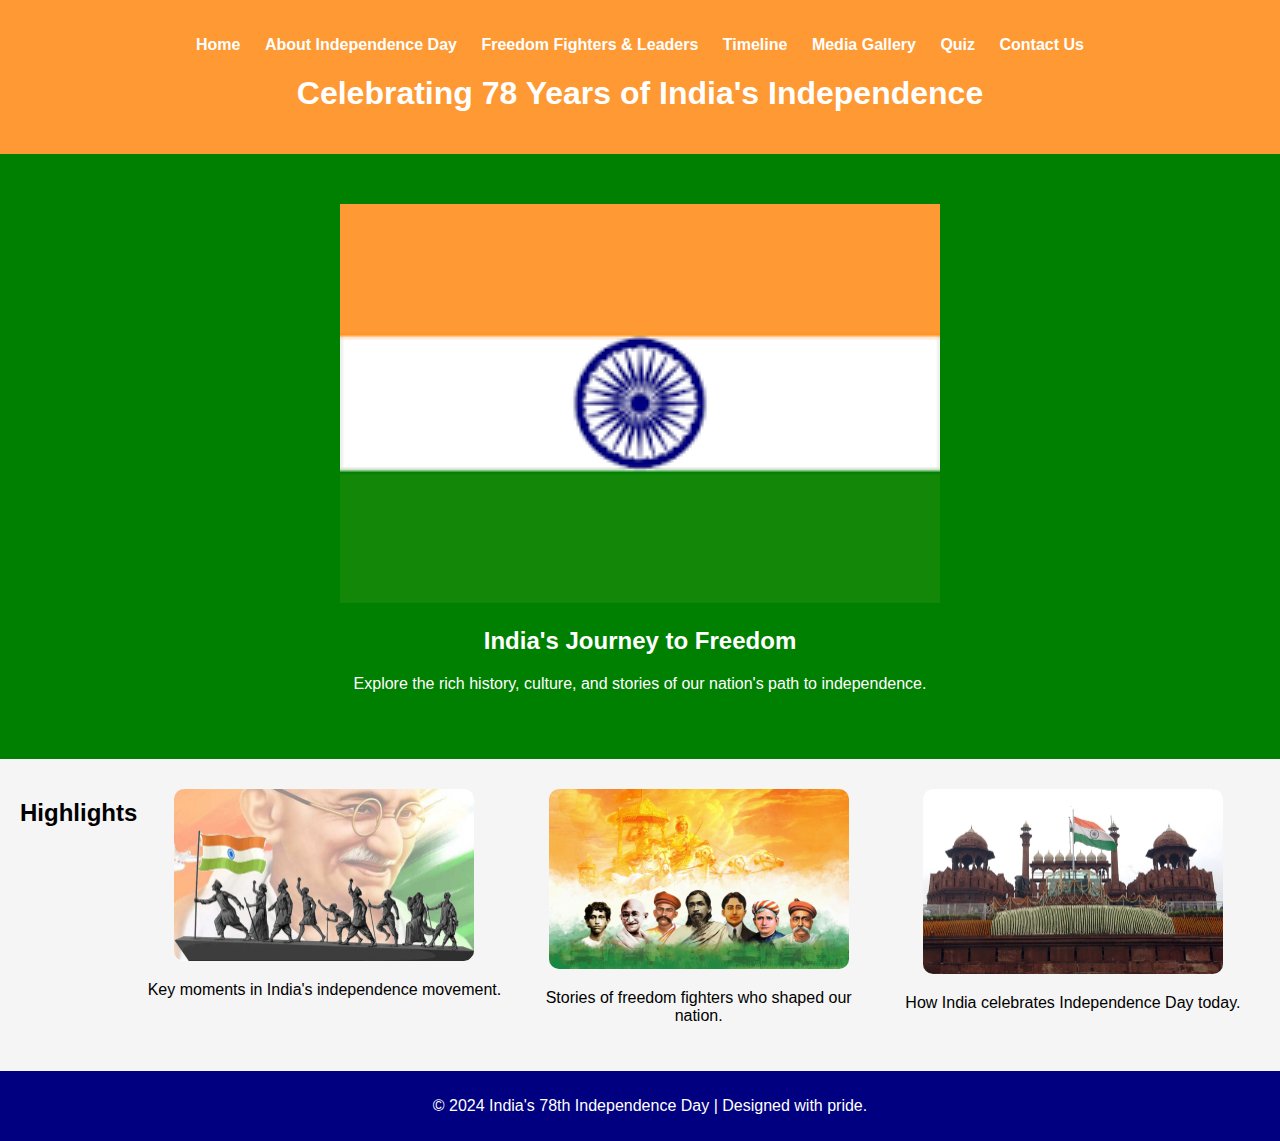
<file: index.html>
<!DOCTYPE html>
<html lang="en">
<head>
    <meta charset="UTF-8">
    <meta name="viewport" content="width=device-width, initial-scale=1.0">
    <title>India's 78th Independence Day</title>
    <link rel="stylesheet" href="styles.css">
</head>
<body>
    <header>
        <nav>
            <ul>
                <li><a href="index.html">Home</a></li>
                <li><a href="about.html">About Independence Day</a></li>
                
                <li><a href="leaders.html">Freedom Fighters & Leaders</a></li>
                <li><a href="timeline.html">Timeline</a></li>
                <li><a href="gallery.html">Media Gallery</a></li>
                <li><a href="quiz.html">Quiz</a></li>
                
                <li><a href="contact.html">Contact Us</a></li>
            </ul>
        </nav>
        <h1>Celebrating 78 Years of India's Independence</h1>
    </header>

    <section id="hero">
        <img src="flag.png" alt="Indian Flag">
        <h2>India's Journey to Freedom</h2>
        <p>Explore the rich history, culture, and stories of our nation's path to independence.</p>
    </section>

    <section id="highlights">
        <h2>Highlights</h2>
        <div class="highlight">
            <img src="key.jpg" alt="Highlight 1">
            <p>Key moments in India's independence movement.</p>
        </div>
        <div class="highlight">
            <img src="freedom.jpg" alt="Highlight 2">
            <p>Stories of freedom fighters who shaped our nation.</p>
        </div>
        <div class="highlight">
            <img src="3.jpg" alt="Highlight 3">
            <p>How India celebrates Independence Day today.</p>
        </div>
    </section>

    <footer>
        <p>&copy; 2024 India's 78th Independence Day | Designed with pride.</p>
    </footer>
</body>
</html>
</file>
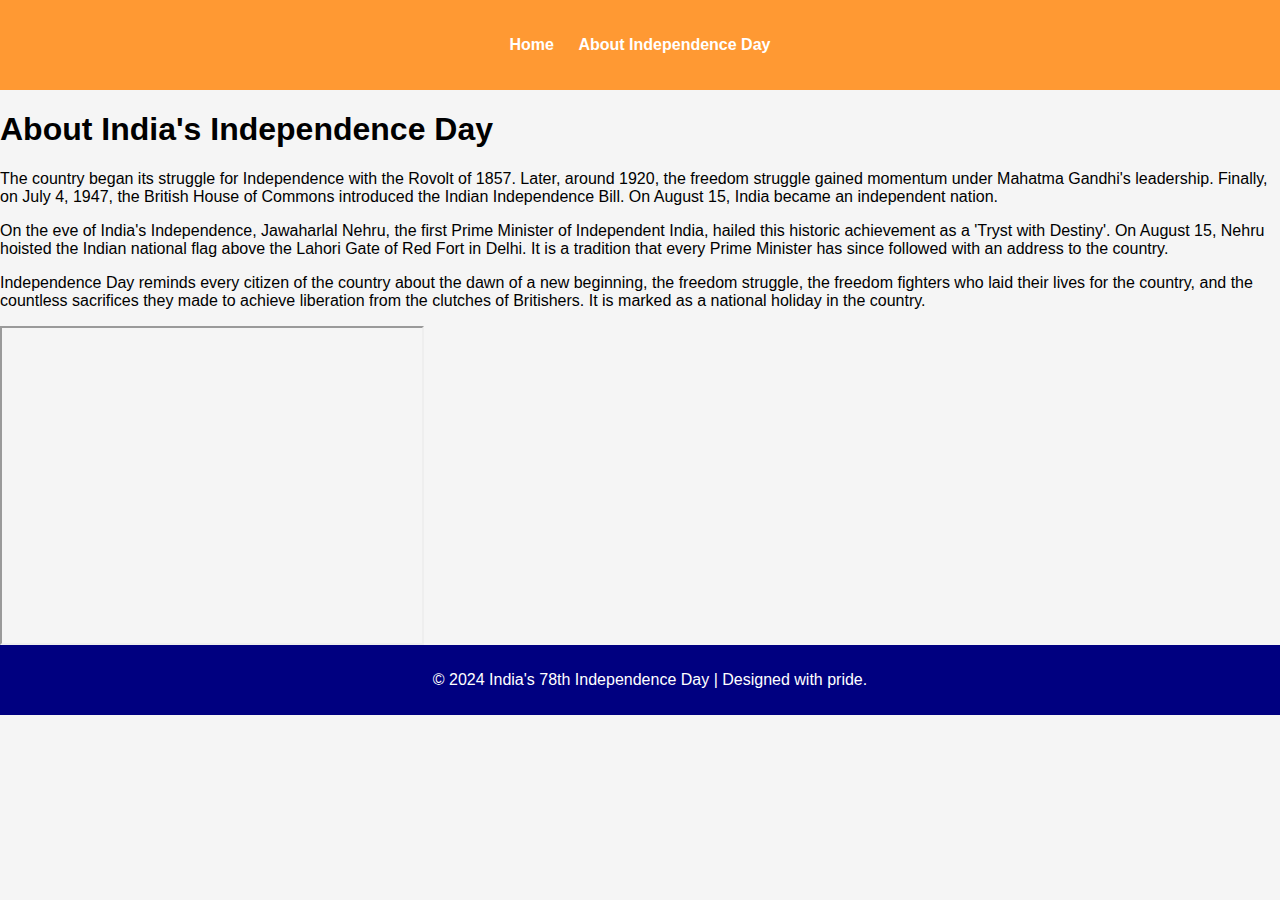
<file: about.html>
<!DOCTYPE html>
<html lang="en">
<head>
    <meta charset="UTF-8">
    <meta name="viewport" content="width=device-width, initial-scale=1.0">
    <title>About Independence Day</title>
    <link rel="stylesheet" href="styles.css">
</head>
<body>
    <header>
        <nav>
            <ul>
                <li><a href="index.html">Home</a></li>
                <li><a href="about.html">About Independence Day</a></li>
              
            </ul>
        </nav>
    </header>

    <section>
        <h1>About India's Independence Day</h1>
        <p>The country began its struggle for Independence with the Rovolt of 1857. Later, around 1920, the freedom struggle gained momentum under Mahatma Gandhi's leadership. Finally, on July 4, 1947, the British House of Commons introduced the Indian Independence Bill. On August 15, India became an independent nation.</p>
        <p>On the eve of India's Independence, Jawaharlal Nehru, the first Prime Minister of Independent India, hailed this historic achievement as a 'Tryst with Destiny'. On August 15, Nehru hoisted the Indian national flag above the Lahori Gate of Red Fort in Delhi. It is a tradition that every Prime Minister has since followed with an address to the country.</p>
        <p>Independence Day reminds every citizen of the country about the dawn of a new beginning, the freedom struggle, the freedom fighters who laid their lives for the country, and the countless sacrifices they made to achieve liberation from the clutches of Britishers. It is marked as a national holiday in the country.</p>
        <!-- Add more historical content here -->
        <iframe align="middle" width="420" height="315"
        src="https://www.youtube-nocookie.com/embed/AHCGkBx1mLA?si=V444YauFsRFHCz1q?controls=0">
        </iframe>
    </section>

    <footer>
        <p>&copy; 2024 India's 78th Independence Day | Designed with pride.</p>
    </footer>
</body>
</html>
</file>
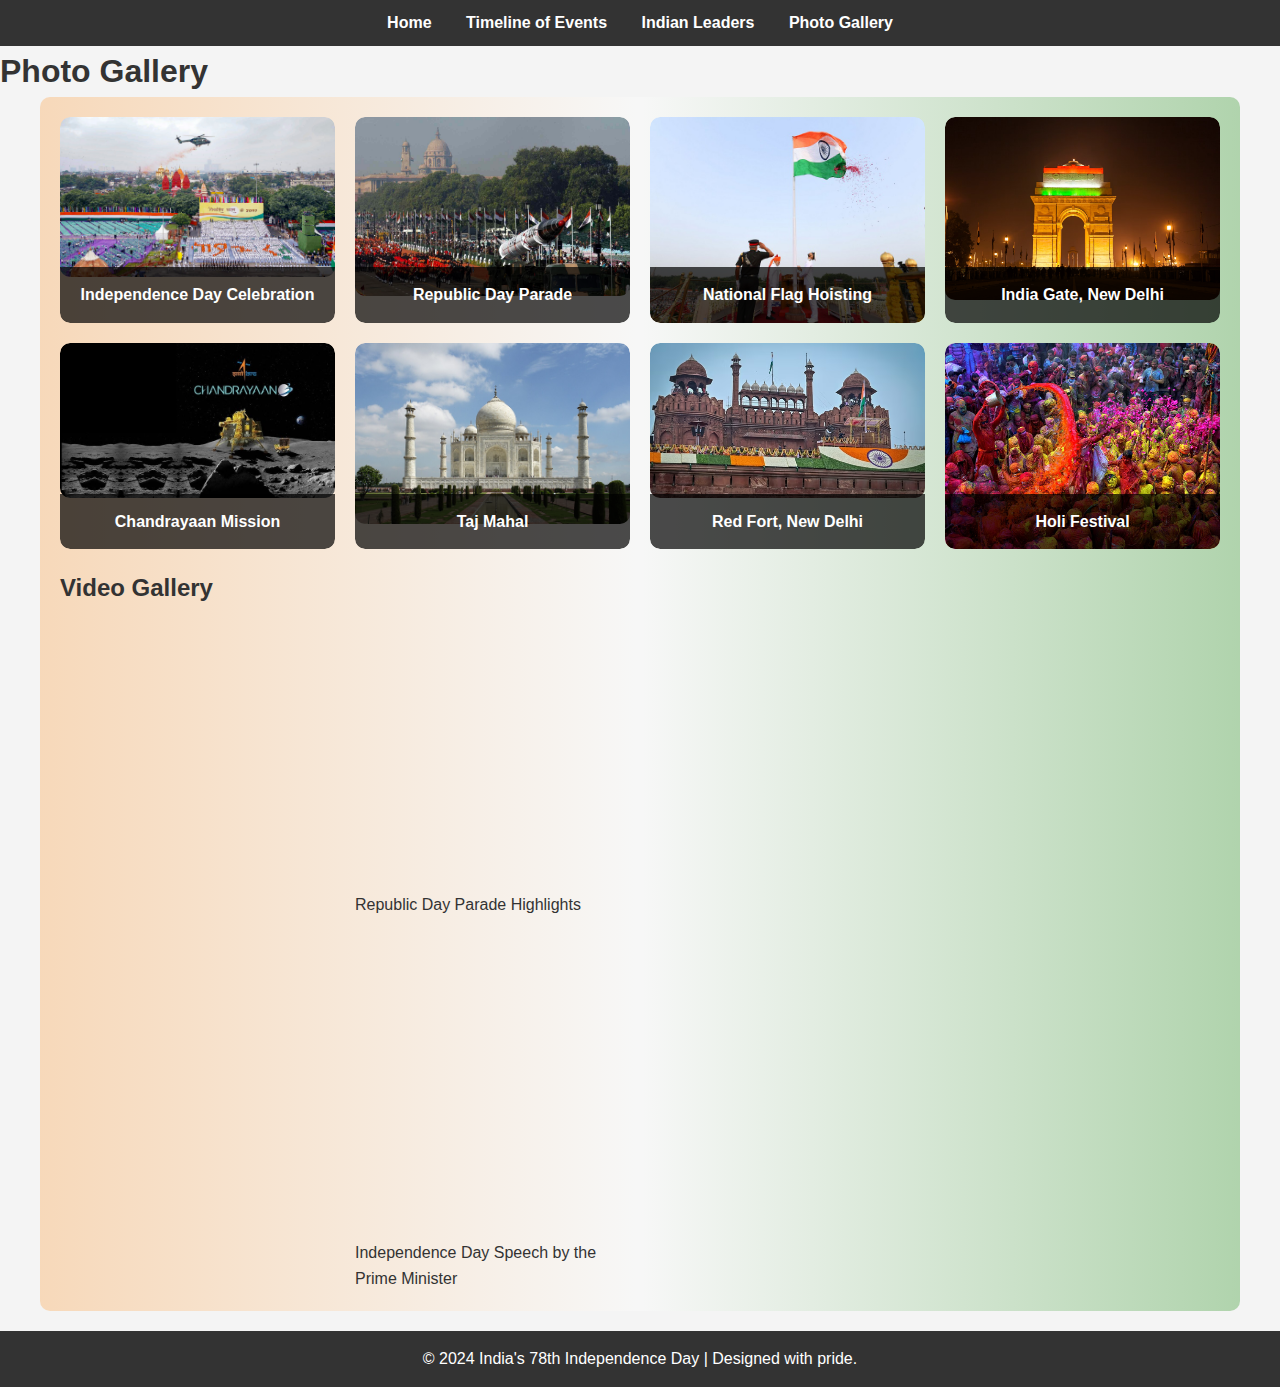
<file: gallery.html>
<!DOCTYPE html>
<html lang="en">
<head>
    <meta charset="UTF-8">
    <meta name="viewport" content="width=device-width, initial-scale=1.0">
    <title>Photo Gallery</title>
    <link rel="stylesheet" href="gallery.css">
</head>
<body>
    <header>
        <nav>
            <ul>
                <li><a href="index.html">Home</a></li>
                <li><a href="timeline.html">Timeline of Events</a></li>
                <li><a href="leaders.html">Indian Leaders</a></li>
                <li><a href="gallery.html">Photo Gallery</a></li>
                <!-- Other links -->
            </ul>
        </nav>
    </header>

    <section>
        <h1>Photo Gallery</h1>
        <div class="gallery">
            <div class="gallery-item">
                <img src="india.jpg" alt="Independence Day Celebration">
                <p>Independence Day Celebration</p>
            </div>
            <div class="gallery-item">
                <img src="republicday.jpg" alt="Republic Day Parade">
                <p>Republic Day Parade</p>
            </div>
            <div class="gallery-item">
                <img src="pm hoisting flag.jpg" alt="National Flag">
                <p>National Flag Hoisting</p>
            </div>
            <div class="gallery-item">
                <img src="india-gate.jpg" alt="India Gate">
                <p>India Gate, New Delhi</p>
            </div>
            <div class="gallery-item">
                <img src="moon.jpg" alt="Chandrayaan Mission">
                <p>Chandrayaan Mission</p>
            </div>
            <div class="gallery-item">
                <img src="tajmahal.jpeg" alt="Taj Mahal">
                <p>Taj Mahal</p>
            </div>
            <!-- Additional Images -->
            <div class="gallery-item">
                <img src="redfort.jpg" alt="Red Fort">
                <p>Red Fort, New Delhi</p>
            </div>
            <div class="gallery-item">
                <img src="holi.jpg" alt="Holi Festival">
                <p>Holi Festival</p>
            </div>
            
               
        <!-- Video Section -->
        <h2>Video Gallery</h2>
        <div class="video-gallery">
            <div class="video-item">
                <iframe width="560" height="315" src="https://www.youtube.com/embed/jPYvsngFGIE?si=O5rQmthoeUQOeH9B" frameborder="0" allowfullscreen></iframe>
                <p>Republic Day Parade Highlights</p>
            </div>
            <div class="video-item">
                <iframe width="560" height="315" src="https://www.youtube.com/embed/FC-vXFYBqa4?si=cFSZo_uQ-7X1WeKb" frameborder="0" allowfullscreen></iframe>
                <p>Independence Day Speech by the Prime Minister</p>
            </div>
        </div>
    </section>


    <footer>
        <p>&copy; 2024 India's 78th Independence Day | Designed with pride.</p>
    </footer>
</body>
</html>
</file>
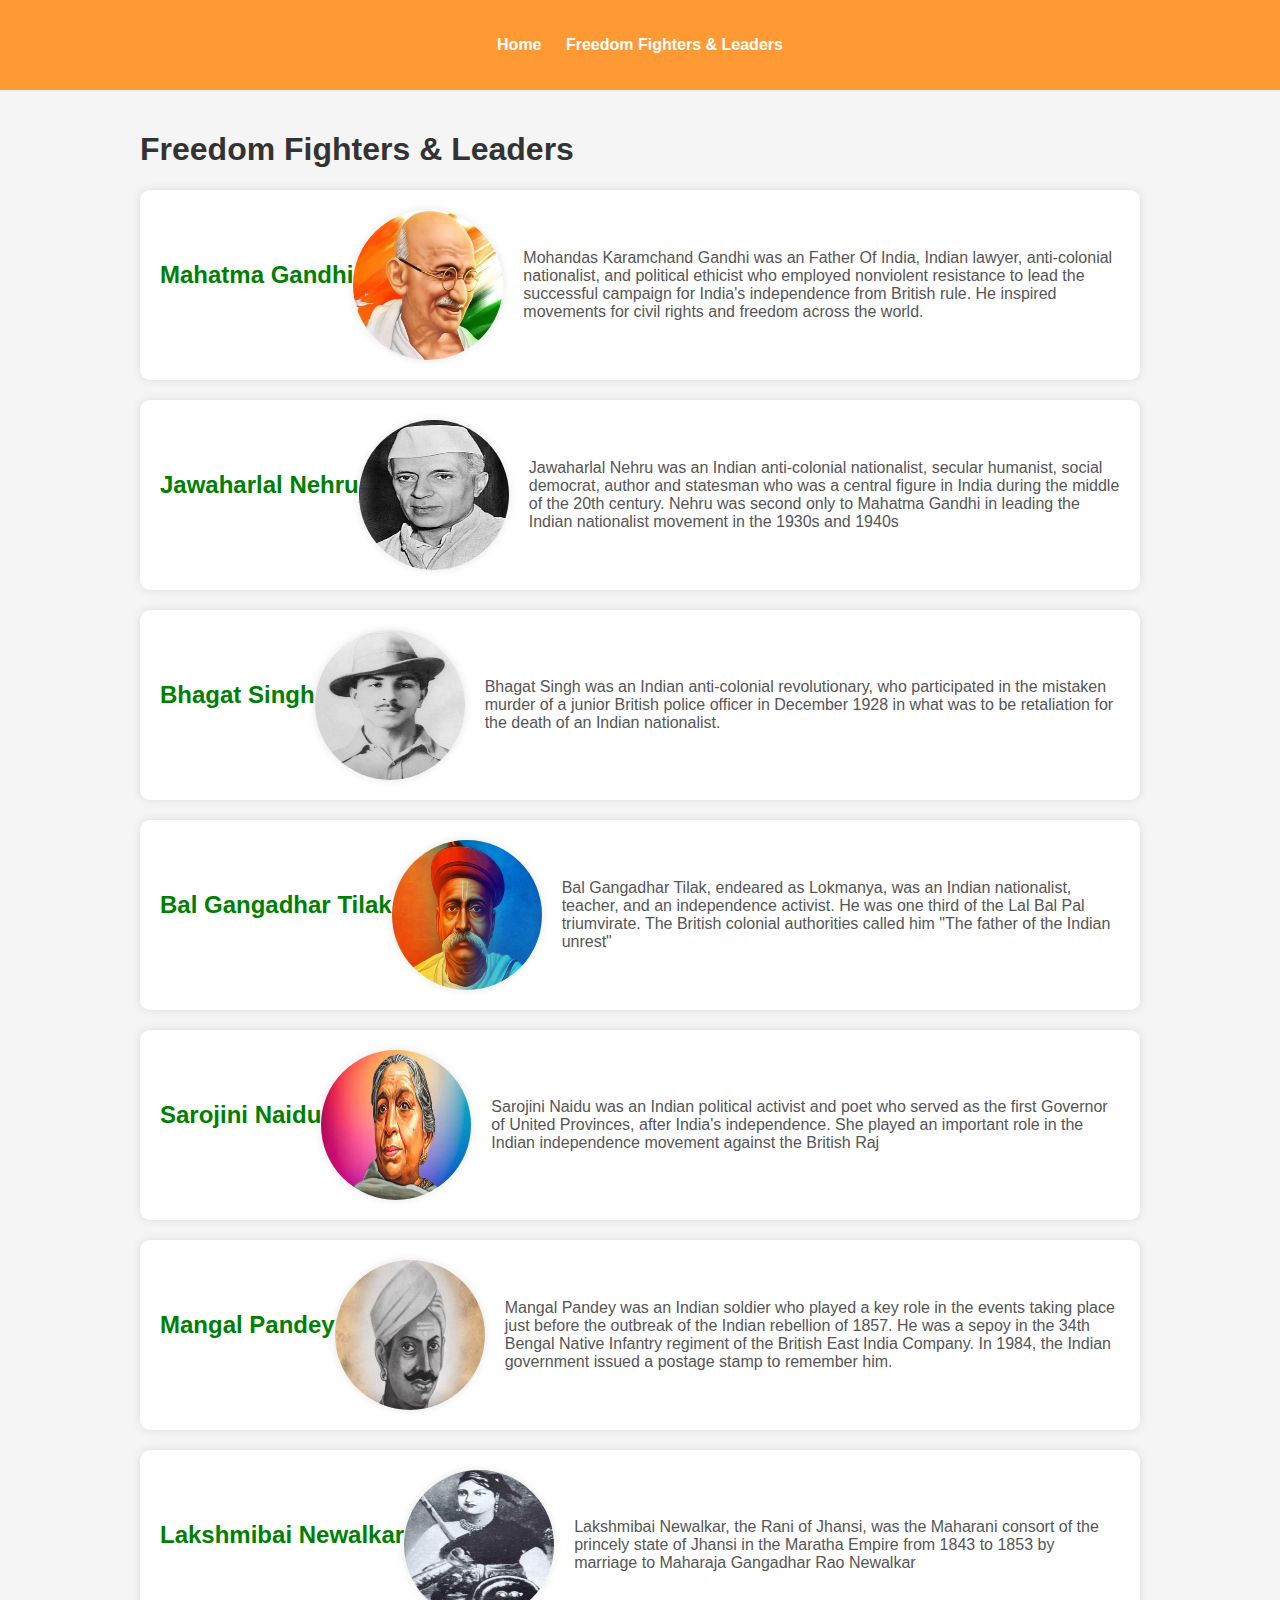
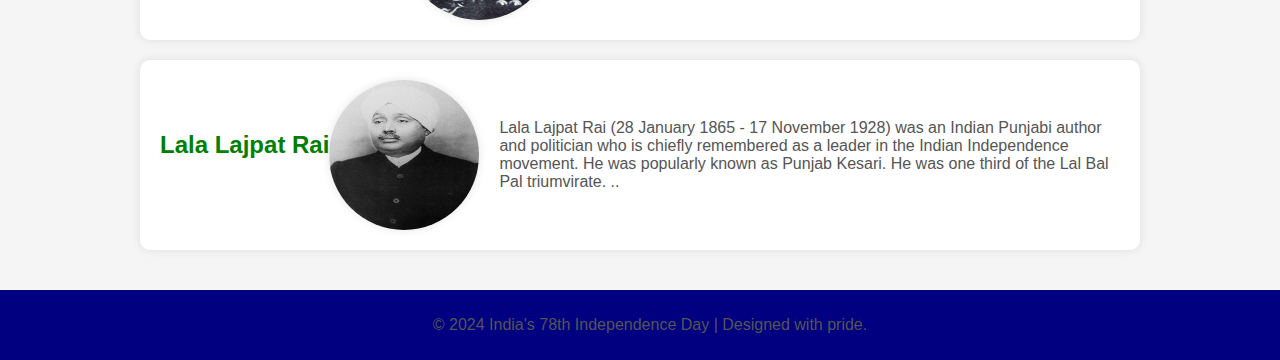
<file: leaders.html>
<!DOCTYPE html>
<html lang="en">
<head>
    <meta charset="UTF-8">
    <meta name="viewport" content="width=device-width, initial-scale=1.0">
    <title>Freedom Fighters & Leaders</title>
    <link rel="stylesheet" href="leader.css">
</head>
<body>
    <header>
        <nav>
            <ul>
                <li><a href="index.html">Home</a></li>
                <li><a href="leaders.html">Freedom Fighters & Leaders</a></li>
               
            </ul>
        </nav>
    </header>

    <section>
        <h1>Freedom Fighters & Leaders</h1>
        <div class="leader">
            <h2>Mahatma Gandhi</h2>
            <img src="gandhi.jpg" alt="Mahatma Gandhi">
            <p>Mohandas Karamchand Gandhi was an Father Of India, Indian lawyer, anti-colonial nationalist, and political ethicist who employed nonviolent resistance to lead the successful campaign for India's independence from British rule. He inspired movements for civil rights and freedom across the world.</p>
        </div>
        <div class="leader">
            <h2>Jawaharlal Nehru</h2>
            <img src="nehru.jpg" alt="Jawaharlal Nehru">
            <p>Jawaharlal Nehru was an Indian anti-colonial nationalist, secular humanist, social democrat, author and statesman who was a central figure in India during the middle of the 20th century. Nehru was second only to Mahatma Gandhi in leading the Indian nationalist movement in the 1930s and 1940s</p>
        </div>
        <div class="leader">
            <h2>Bhagat Singh</h2>
            <img src="bhagat.jpg" alt="Bhagat Singh">
            <p>Bhagat Singh was an Indian anti-colonial revolutionary, who participated in the mistaken murder of a junior British police officer in December 1928 in what was to be retaliation for the death of an Indian nationalist.</p>
        </div>
        <div class="leader">
            <h2>Bal Gangadhar Tilak</h2>
            <img src="bal.jpg" alt="Jawaharlal Nehru">
            <p>Bal Gangadhar Tilak, endeared as Lokmanya, was an Indian nationalist, teacher, and an independence activist. He was one third of the Lal Bal Pal triumvirate. The British colonial authorities called him "The father of the Indian unrest"</p>
        </div>
        <div class="leader">
            <h2>Sarojini Naidu</h2>
            <img src="sarojini.jpg" alt="Sarojini Naidu">
            <p>Sarojini Naidu was an Indian political activist and poet who served as the first Governor of United Provinces, after India's independence. She played an important role in the Indian independence movement against the British Raj</p>
        </div>
        <div class="leader">
            <h2>Mangal Pandey</h2>
            <img src="Pandey.jpg" alt="Mangal Pandey">
            <p>Mangal Pandey was an Indian soldier who played a key role in the events taking place just before the outbreak of the Indian rebellion of 1857. He was a sepoy in the 34th Bengal Native Infantry regiment of the British East India Company. In 1984, the Indian government issued a postage stamp to remember him.</p>
        </div>
        <div class="leader">
            <h2>Lakshmibai Newalkar</h2>
            <img src="jhansi.jpg" alt="Lakshmibai Newalkar">
            <p>Lakshmibai Newalkar, the Rani of Jhansi, was the Maharani consort of the princely state of Jhansi in the Maratha Empire from 1843 to 1853 by marriage to Maharaja Gangadhar Rao Newalkar</p>
        </div>
        <div class="leader">
            <h2>Lala Lajpat Rai</h2>
            <img src="lala.jpg" alt="Lala Lajpat Rai">
            <p>Lala Lajpat Rai (28 January 1865 - 17 November 1928) was an Indian Punjabi author and politician who is chiefly remembered as a leader in the Indian Independence movement. He was popularly known as Punjab Kesari. He was one third of the Lal Bal Pal triumvirate. ..</p>
        </div>
        
    </section>

    <footer>
        <p>&copy; 2024 India's 78th Independence Day | Designed with pride.</p>
    </footer>
</body>
</html>
</file>
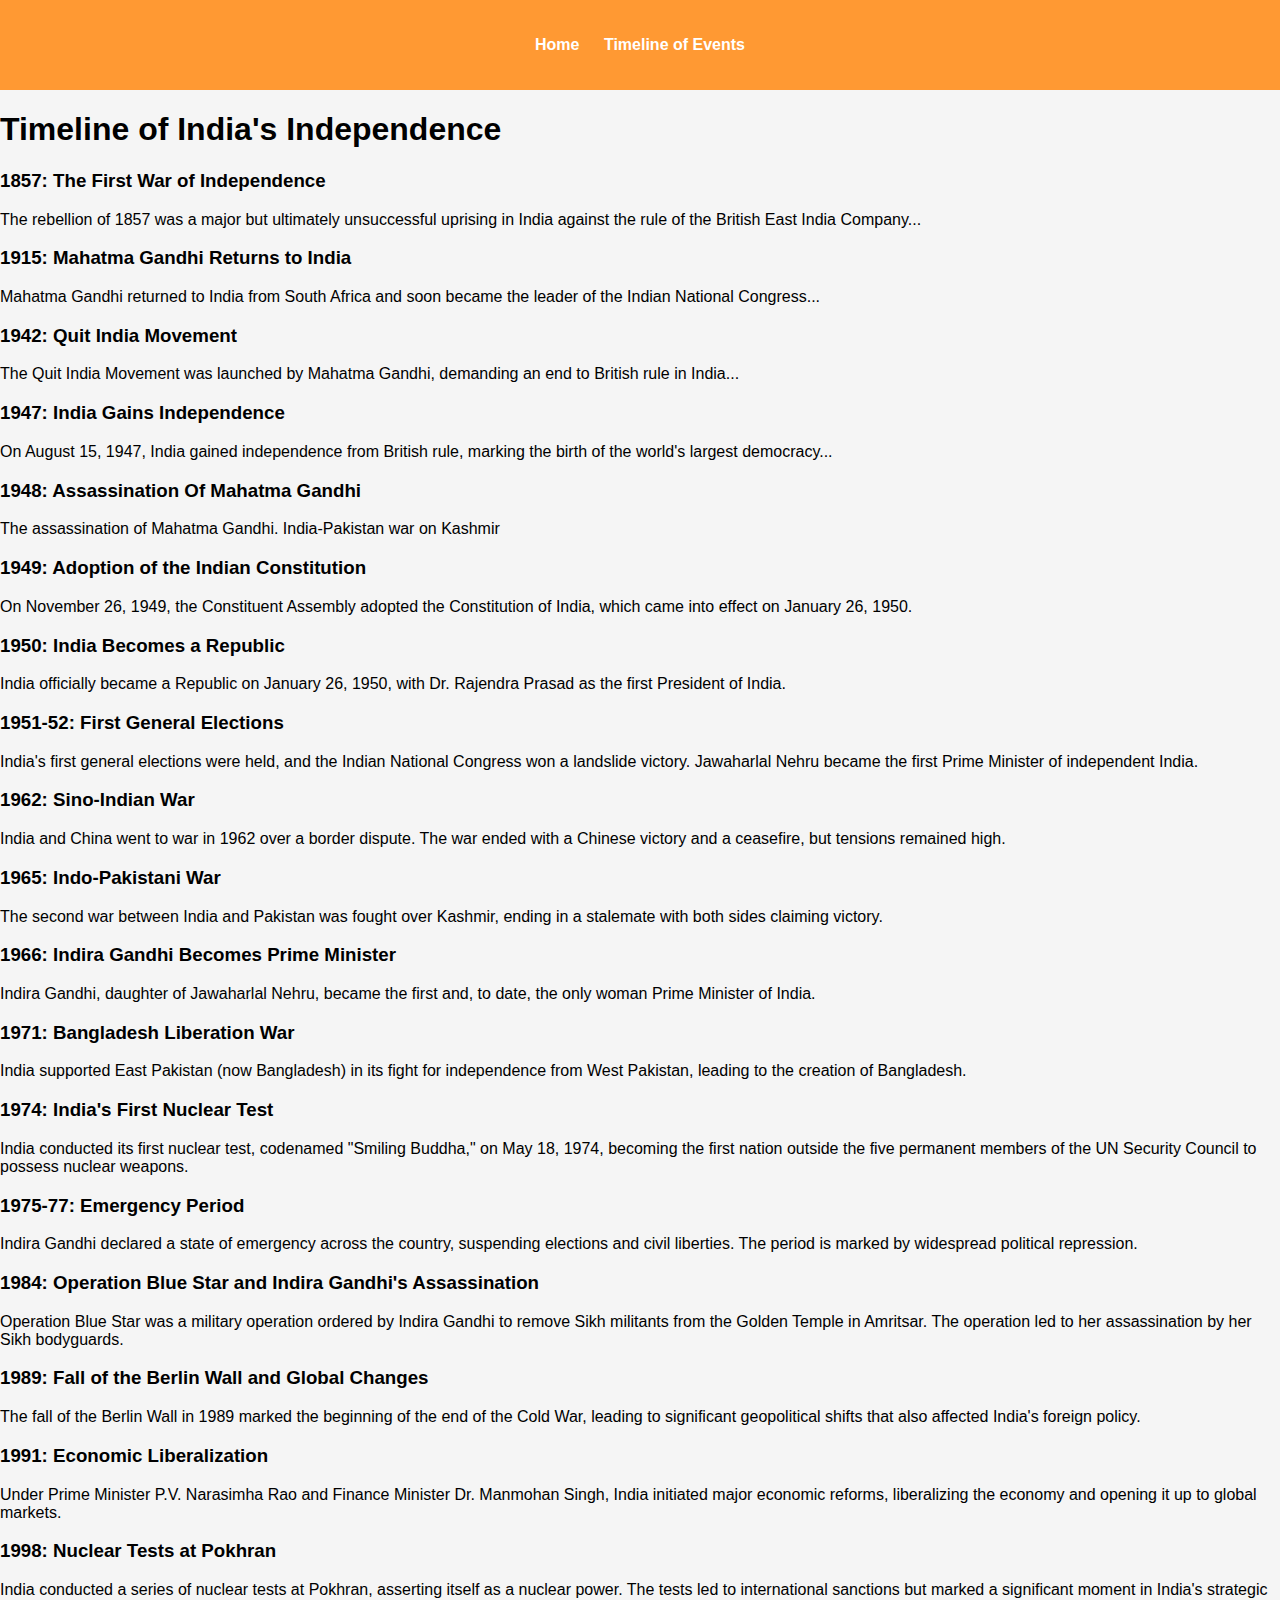
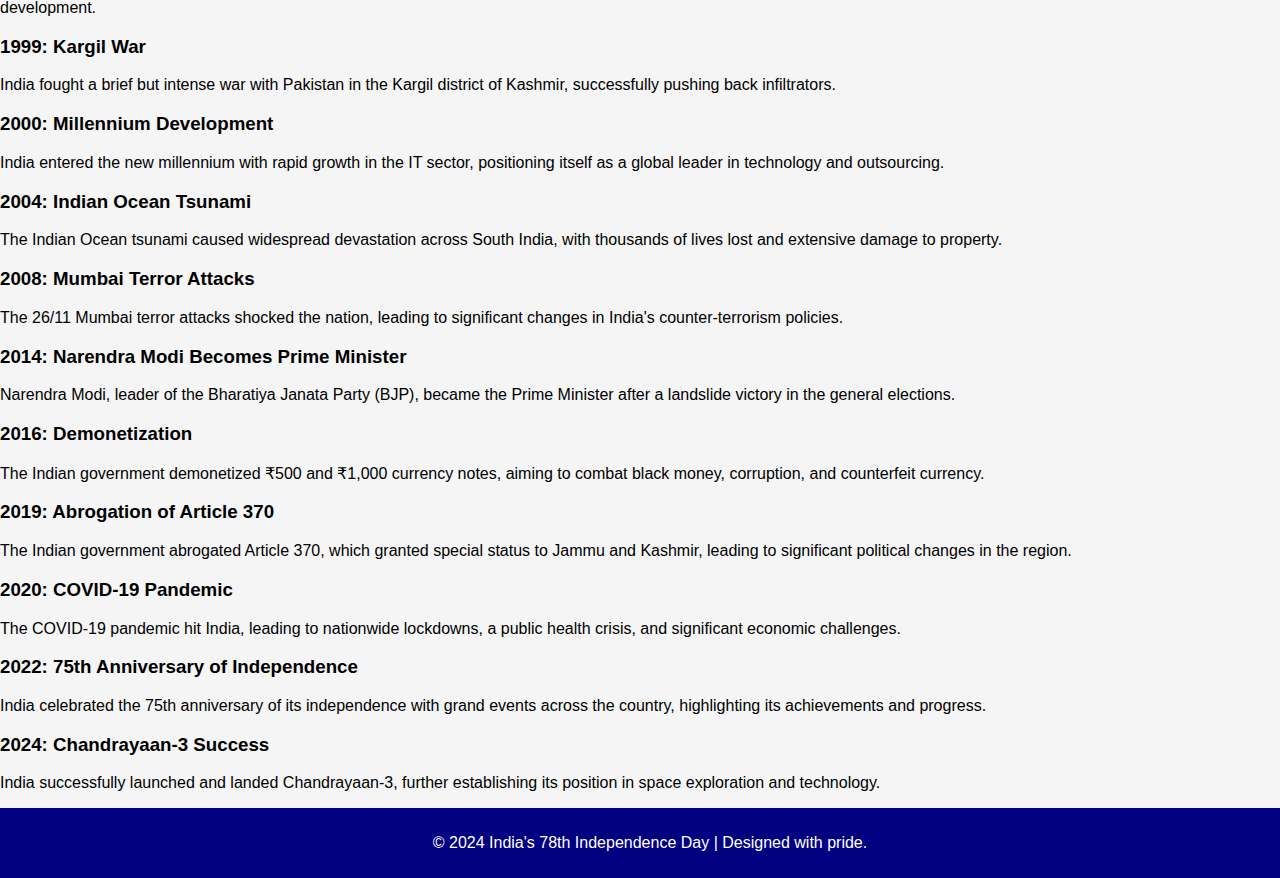
<file: timeline.html>
<!DOCTYPE html>
<html lang="en">
<head>
    <meta charset="UTF-8">
    <meta name="viewport" content="width=device-width, initial-scale=1.0">
    <title>Timeline of India's Independence</title>
    <link rel="stylesheet" href="styles.css">
</head>
<body>
    <header>
        <nav>
            <ul>
                <li><a href="index.html">Home</a></li>
                <li><a href="timeline.html">Timeline of Events</a></li>
                <!-- Other links -->
            </ul>
        </nav>
    </header>

    <section>
        <h1>Timeline of India's Independence</h1>
        <div class="timeline">
            <div class="event">
                <h3>1857: The First War of Independence</h3>
                <p>The rebellion of 1857 was a major but ultimately unsuccessful uprising in India against the rule of the British East India Company...</p>
            </div>
            <div class="event">
                <h3>1915: Mahatma Gandhi Returns to India</h3>
                <p>Mahatma Gandhi returned to India from South Africa and soon became the leader of the Indian National Congress...</p>
            </div>
            <div class="event">
                <h3>1942: Quit India Movement</h3>
                <p>The Quit India Movement was launched by Mahatma Gandhi, demanding an end to British rule in India...</p>
            </div>
            <div class="event">
                <h3>1947: India Gains Independence</h3>
                <p>On August 15, 1947, India gained independence from British rule, marking the birth of the world's largest democracy...</p>
            </div>
            <!--Starting editing -->
            <div class="event">
                <h3>1948: Assassination Of Mahatma Gandhi</h3>
                <p>The assassination of Mahatma Gandhi.
                    India-Pakistan war on Kashmir</p>
            </div>
            <div class="event">
                <h3>1949: Adoption of the Indian Constitution</h3>
                <p>On November 26, 1949, the Constituent Assembly adopted the Constitution of India, which came into effect on January 26, 1950.</p>
            </div>

            <!-- 1950s -->
            <div class="event">
                <h3>1950: India Becomes a Republic</h3>
                <p>India officially became a Republic on January 26, 1950, with Dr. Rajendra Prasad as the first President of India.</p>
            </div>
            <div class="event">
                <h3>1951-52: First General Elections</h3>
                <p>India's first general elections were held, and the Indian National Congress won a landslide victory. Jawaharlal Nehru became the first Prime Minister of independent India.</p>
            </div>

            <!-- 1960s -->
            <div class="event">
                <h3>1962: Sino-Indian War</h3>
                <p>India and China went to war in 1962 over a border dispute. The war ended with a Chinese victory and a ceasefire, but tensions remained high.</p>
            </div>
            <div class="event">
                <h3>1965: Indo-Pakistani War</h3>
                <p>The second war between India and Pakistan was fought over Kashmir, ending in a stalemate with both sides claiming victory.</p>
            </div>
            <div class="event">
                <h3>1966: Indira Gandhi Becomes Prime Minister</h3>
                <p>Indira Gandhi, daughter of Jawaharlal Nehru, became the first and, to date, the only woman Prime Minister of India.</p>
            </div>

            <!-- 1970s -->
            <div class="event">
                <h3>1971: Bangladesh Liberation War</h3>
                <p>India supported East Pakistan (now Bangladesh) in its fight for independence from West Pakistan, leading to the creation of Bangladesh.</p>
            </div>
            <div class="event">
                <h3>1974: India's First Nuclear Test</h3>
                <p>India conducted its first nuclear test, codenamed "Smiling Buddha," on May 18, 1974, becoming the first nation outside the five permanent members of the UN Security Council to possess nuclear weapons.</p>
            </div>
            <div class="event">
                <h3>1975-77: Emergency Period</h3>
                <p>Indira Gandhi declared a state of emergency across the country, suspending elections and civil liberties. The period is marked by widespread political repression.</p>
            </div>

            <!-- 1980s -->
            <div class="event">
                <h3>1984: Operation Blue Star and Indira Gandhi's Assassination</h3>
                <p>Operation Blue Star was a military operation ordered by Indira Gandhi to remove Sikh militants from the Golden Temple in Amritsar. The operation led to her assassination by her Sikh bodyguards.</p>
            </div>
            <div class="event">
                <h3>1989: Fall of the Berlin Wall and Global Changes</h3>
                <p>The fall of the Berlin Wall in 1989 marked the beginning of the end of the Cold War, leading to significant geopolitical shifts that also affected India's foreign policy.</p>
            </div>

            <!-- 1990s -->
            <div class="event">
                <h3>1991: Economic Liberalization</h3>
                <p>Under Prime Minister P.V. Narasimha Rao and Finance Minister Dr. Manmohan Singh, India initiated major economic reforms, liberalizing the economy and opening it up to global markets.</p>
            </div>
            <div class="event">
                <h3>1998: Nuclear Tests at Pokhran</h3>
                <p>India conducted a series of nuclear tests at Pokhran, asserting itself as a nuclear power. The tests led to international sanctions but marked a significant moment in India's strategic development.</p>
            </div>
            <div class="event">
                <h3>1999: Kargil War</h3>
                <p>India fought a brief but intense war with Pakistan in the Kargil district of Kashmir, successfully pushing back infiltrators.</p>
            </div>

            <!-- 2000s -->
            <div class="event">
                <h3>2000: Millennium Development</h3>
                <p>India entered the new millennium with rapid growth in the IT sector, positioning itself as a global leader in technology and outsourcing.</p>
            </div>
            <div class="event">
                <h3>2004: Indian Ocean Tsunami</h3>
                <p>The Indian Ocean tsunami caused widespread devastation across South India, with thousands of lives lost and extensive damage to property.</p>
            </div>
            <div class="event">
                <h3>2008: Mumbai Terror Attacks</h3>
                <p>The 26/11 Mumbai terror attacks shocked the nation, leading to significant changes in India's counter-terrorism policies.</p>
            </div>

            <!-- 2010s -->
            <div class="event">
                <h3>2014: Narendra Modi Becomes Prime Minister</h3>
                <p>Narendra Modi, leader of the Bharatiya Janata Party (BJP), became the Prime Minister after a landslide victory in the general elections.</p>
            </div>
            <div class="event">
                <h3>2016: Demonetization</h3>
                <p>The Indian government demonetized ₹500 and ₹1,000 currency notes, aiming to combat black money, corruption, and counterfeit currency.</p>
            </div>
            <div class="event">
                <h3>2019: Abrogation of Article 370</h3>
                <p>The Indian government abrogated Article 370, which granted special status to Jammu and Kashmir, leading to significant political changes in the region.</p>
            </div>

            <!-- 2020s -->
            <div class="event">
                <h3>2020: COVID-19 Pandemic</h3>
                <p>The COVID-19 pandemic hit India, leading to nationwide lockdowns, a public health crisis, and significant economic challenges.</p>
            </div>
            <div class="event">
                <h3>2022: 75th Anniversary of Independence</h3>
                <p>India celebrated the 75th anniversary of its independence with grand events across the country, highlighting its achievements and progress.</p>
            </div>
            <div class="event">
                <h3>2024: Chandrayaan-3 Success</h3>
                <p>India successfully launched and landed Chandrayaan-3, further establishing its position in space exploration and technology.</p>
            </div>
        </div>
    </section>

    <footer>
        <p>&copy; 2024 India's 78th Independence Day | Designed with pride.</p>
    </footer>
</body>
</html>
</file>
<file: styles.css>
body {
  font-family: Arial, sans-serif;
  margin: 0;
  padding: 0;
  background-color: #f5f5f5;
}

header {
  background-color: #ff9933;
  padding: 20px;
  text-align: center;
  color: white;
}

nav ul {
  list-style-type: none;
  padding: 0;
}

nav ul li {
  display: inline;
  margin: 0 10px;
}

nav ul li a {
  color: white;
  text-decoration: none;
  font-weight: bold;
}

#hero {
  text-align: center;
  padding: 50px 20px;
  background-color: #008000;
  color: white;
}

#hero img {
  width: 50%;
  max-width: 600px;
}

#highlights {
  display: flex;
  justify-content: space-around;
  padding: 20px;
}

.highlight {
  text-align: center;
  flex: 1;
  margin: 10px;
}

.highlight img {
  width: 100%;
  max-width: 300px;
  border-radius: 10px;
}

footer {
  background-color: #000080;
  color: white;
  text-align: center;
  padding: 10px;
  position: relative;
  bottom: 0;
  width: 100%;
}
</file>
<file: leader.css>
/* General Styles */
body {
    font-family: Arial, sans-serif;
    margin: 0;
    padding: 0;
    background-color: #f5f5f5;
}

header {
    background-color: #ff9933;
    padding: 20px;
    text-align: center;
    color: white;
}

nav ul {
    list-style-type: none;
    padding: 0;
}

nav ul li {
    display: inline;
    margin: 0 10px;
}

nav ul li a {
    color: white;
    text-decoration: none;
    font-weight: bold;
}

h1, h2 {
    color: #333;
}

p {
    color: #555;
}

/* Leader Page Styles */
section {
    padding: 20px;
    max-width: 1000px;
    margin: 0 auto;
}

.leader {
    background-color: #fff;
    padding: 20px;
    margin-bottom: 20px;
    border-radius: 10px;
    box-shadow: 0 0 10px rgba(0, 0, 0, 0.1);
    display: flex;
    align-items: center;
}

.leader h2 {
    margin-top: 0;
    color: #008000;
}

.leader img {
    width: 150px;
    height: 150px;
    border-radius: 50%;
    margin-right: 20px;
    box-shadow: 0 0 10px rgba(0, 0, 0, 0.1);
}

.leader p {
    margin: 0;
    flex: 1;
}

/* Footer Styles */
footer {
    background-color: #000080;
    color: white;
    text-align: center;
    padding: 10px;
    position: relative;
    bottom: 0;
    width: 100%;
}
</file>
<file: gallery.css>
/* General Reset */
* {
    margin: 0;
    padding: 0;
    box-sizing: border-box;
}

/* Body Styling */
body {
    font-family: 'Arial', sans-serif;
    line-height: 1.6;
    background-color: #f4f4f4;
    color: #333;
}

/* Header Styling */
header {
    background-color: #333;
    color: #fff;
    padding: 10px 0;
    text-align: center;
}

header nav ul {
    list-style: none;
    padding: 0;
}

header nav ul li {
    display: inline;
    margin: 0 15px;
}

header nav ul li a {
    color: #fff;
    text-decoration: none;
    font-weight: bold;
}

header nav ul li a:hover {
    text-decoration: underline;
}

/* Tricolor Background for the Gallery Section */
.gallery {
    display: grid;
    grid-template-columns: repeat(auto-fit, minmax(250px, 1fr));
    gap: 20px;
    padding: 20px;
    max-width: 1200px;
    margin: 0 auto;
    background: linear-gradient(
        to right,
        rgba(255, 153, 51, 0.3),  /* Saffron */
        rgba(255, 255, 255, 0.3),  /* White */
        rgba(19, 136, 8, 0.3)      /* Green */
    );
    border-radius: 10px;
}

/* Gallery Item Styling */
.gallery-item {
    position: relative;
    overflow: hidden;
    border-radius: 10px;
    transition: transform 0.3s ease, box-shadow 0.3s ease;
}

.gallery-item img {
    width: 100%;
    height: auto;
    display: block;
    border-radius: 10px;
}

/* Tricolor Overlay on Hover */
.gallery-item::before {
    content: '';
    position: absolute;
    top: 0;
    left: 0;
    width: 100%;
    height: 100%;
    background: linear-gradient(
        to bottom,
        rgba(255, 153, 51, 0.7), /* Saffron */
        rgba(255, 255, 255, 0.7), /* White */
        rgba(19, 136, 8, 0.7)     /* Green */
    );
    opacity: 0;
    transition: opacity 0.3s ease;
    border-radius: 10px;
}

.gallery-item:hover::before {
    opacity: 1;
}

.gallery-item p {
    position: absolute;
    bottom: 0;
    left: 0;
    width: 100%;
    margin: 0;
    padding: 15px;
    background-color: rgba(0, 0, 0, 0.7);
    color: #fff;
    font-weight: bold;
    text-align: center;
    border-radius: 0 0 10px 10px;
}

/* Footer Styling */
footer {
    background-color: #333;
    color: #fff;
    text-align: center;
    padding: 15px 0;
    margin-top: 20px;
}

footer p {
    margin: 0;
}
</file>
